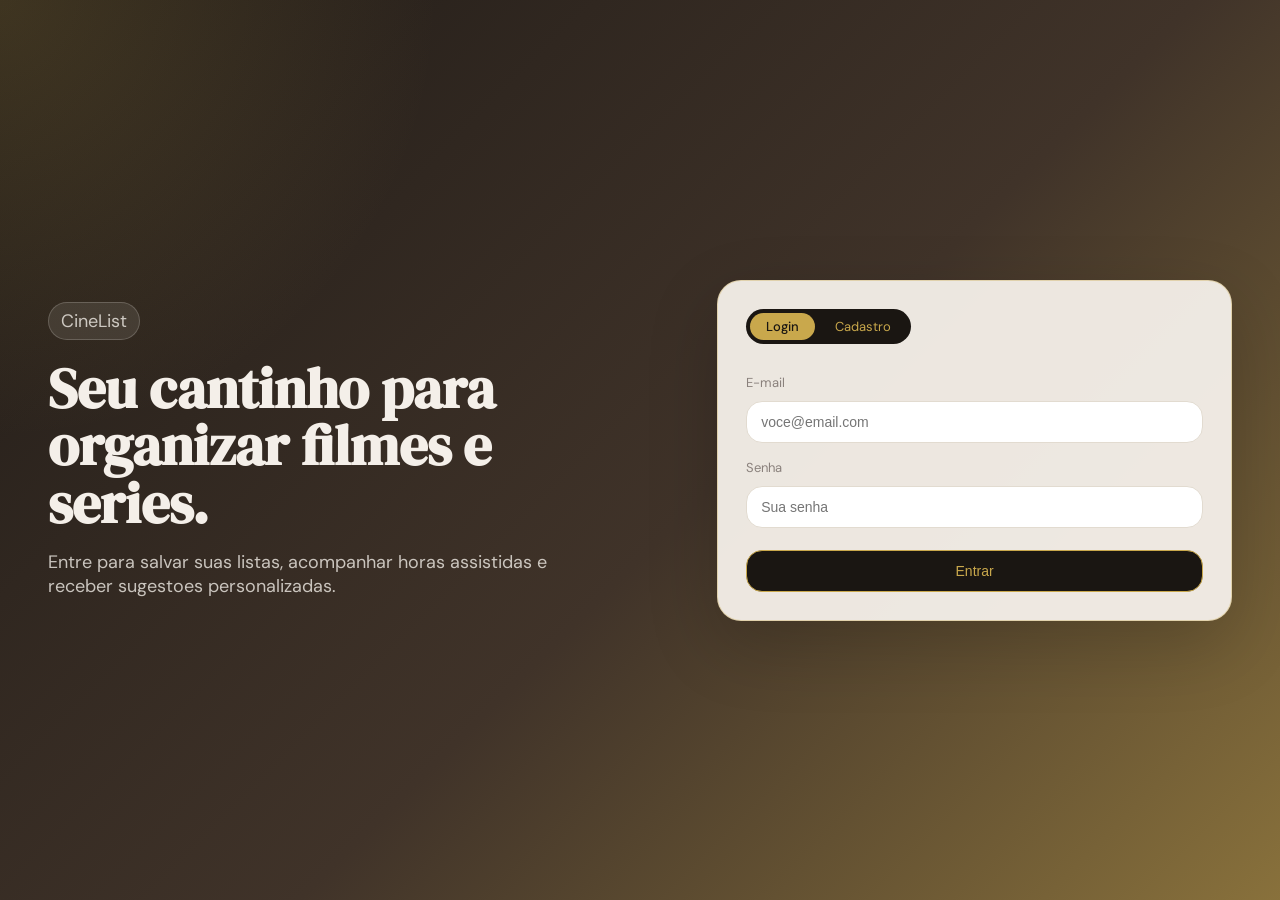
<file: index.html>
<!DOCTYPE html>
<html lang="pt-br">
<head>
    <meta charset="UTF-8">
    <meta name="viewport" content="width=device-width, initial-scale=1.0">
    <title>CineList — Filmes</title>
    <link href="https://fonts.googleapis.com/css2?family=DM+Serif+Display:ital@0;1&family=DM+Sans:opsz,wght@9..40,300;9..40,400;9..40,500&display=swap" rel="stylesheet">
    <link rel="stylesheet" href="style.css">
</head>
<body>
    <header class="header" role="banner">
        <a href="index.html" class="logo-link"><h1>Cine<strong>List</strong></h1></a>
        <nav class="menu">
            <a href="index.html">Filmes <span id="nav-count-filmes">0</span></a>
            <a href="series.html">Séries <span id="nav-count-series">0</span></a>
            <a href="assistidos.html">Assistidos <span id="nav-count-assistidos">0</span></a>
            <a href="watchlist.html">WatchList <span id="nav-count-watchlist">0</span></a>
            <a href="assistindo.html">Assistindo <span id="nav-count-assistindo">0</span></a>
            <a href="sugestoes.html">Sugestões <span class="menu-star">✦</span></a>
        </nav>
    </header>

    <main>
        <section id="todos" aria-label="Resumo e busca de filmes">
            <h2>Meus filmes <span id="contador">0</span></h2>
            <div id="pesquisa" role="search" aria-label="Buscar filmes">
                <label class="sr-only" for="buscador">Buscar filmes</label>
                <input type="text" id="buscador" placeholder="Buscar filmes...">
                <button id="buscar" type="button">Buscar</button>
                <button type="button" id="adicionarModal">Adicionar</button>
            </div>
        </section>

        <section class="cards" aria-label="Indicadores da biblioteca de filmes">
            <div class="card summary-card" data-summary-filter="total">
                <p class="label">Total</p>
                <h2 id="card-total">0</h2>
                <span>filmes</span>
            </div>
            <div class="card summary-card" data-summary-filter="favoritos">
                <p class="label">Favoritos</p>
                <h2 id="card-favoritos">0</h2>
                <span>filmes</span>
            </div>
            <div class="card summary-card" data-summary-filter="assistidos">
                <p class="label">Assistidos</p>
                <h2 id="card-assistidos">0</h2>
                <span>filmes</span>
            </div>
            <div class="card summary-card" data-summary-filter="avaliados">
                <p class="label">Média das avaliações</p>
                <h2 id="card-media">0</h2>
                <span>de 5 estrelas</span>
            </div>
        </section>
        <div id="cards-feedback" class="cards-feedback hidden" aria-live="polite"></div>

        <section class="filtros" aria-label="Filtrar filmes por gênero"></section>
        <br>
        <section class="filmes" aria-live="polite" aria-label="Lista de filmes"></section>
    </main>

    <div id="modal" aria-hidden="true">
        <div class="modal-content" role="dialog" aria-modal="true" aria-labelledby="tituloFilme">
            <h2 id="tituloFilme"></h2>
            <img id="posterDetalhe" style="width:100%; border-radius:10px;" alt="">
            <p id="descricaoFilme"></p>
            <p id="notaGeral"></p>
            <p id="suaNota"></p>
            <p id="infoExtra"></p>

            <label>Sua nota</label>
            <div class="rating">
                <span data-value="1">★</span>
                <span data-value="2">★</span>
                <span data-value="3">★</span>
                <span data-value="4">★</span>
                <span data-value="5">★</span>
            </div>

            <label>Categoria</label>
            <select id="categoriaFilme">
                <option value="Favorito">Favorito</option>
                <option value="Assistido">Assistido</option>
                <option value="Assistindo">Assistindo</option>
                <option value="Quero ver">Quero ver</option>
            </select>

            <label style="display:flex; align-items:center; gap:8px; font-size:14px;">
                <input type="checkbox" id="watchlist"> Adicionar à Watchlist
            </label>

            <div class="modal-actions">
                <button id="abrirReviewRapido" type="button">Review rápido</button>
                <button id="salvar">Salvar</button>
                <button id="fecharModal">Cancelar</button>
            </div>
        </div>
    </div>

    <script src="auth.js"></script>
    <script src="cinelist_state.js"></script>
    <script src="ui_shared.js"></script>
    <script src="nav_counts.js"></script>
    <script src="script.js"></script>
</body>
</html>
</file>
<file: style.css>
@import url('https://fonts.googleapis.com/css2?family=DM+Serif+Display:ital@0;1&family=DM+Sans:opsz,wght@9..40,300;9..40,400;9..40,500&display=swap');

:root {
    --cream: #eae4dc;
    --card-bg: #f4efe9;
    --ink: #1a1612;
    --gold: #C9A84C;
    --film-accent: #c9a84c;
    --series-accent: #2f6f6c;
    --muted: #8a817c;
    --border: #e2dbd0;
}

* {
    box-sizing: border-box;
    margin: 0;
    padding: 0;
}

body {
    background-color: var(--border);
    font-family: 'DM Sans', sans-serif;
    color: var(--ink);
    font-size: 16px;
}

.sr-only {
    position: absolute;
    width: 1px;
    height: 1px;
    padding: 0;
    margin: -1px;
    overflow: hidden;
    clip: rect(0, 0, 0, 0);
    white-space: nowrap;
    border: 0;
}

.skip-link {
    position: absolute;
    top: -48px;
    left: 16px;
    background: var(--ink);
    color: var(--gold);
    border: 1px solid var(--gold);
    border-radius: 999px;
    padding: 10px 14px;
    text-decoration: none;
    z-index: 999999;
}

.skip-link:focus {
    top: 16px;
}

.auth-page {
    min-height: 100vh;
    background:
        radial-gradient(circle at top left, rgba(201, 168, 76, 0.18), transparent 28%),
        linear-gradient(135deg, #201b17, #403329 55%, #c9a84c 140%);
    color: var(--card-bg);
}

/* ---- HEADER ---- */
.header {
    background-color: var(--ink);
    padding: 0 32px;
    height: 56px;
    display: flex;
    align-items: center;
    gap: 32px;
}

.header h1 {
    color: var(--gold);
    font-family: 'DM Serif Display', serif;
    font-weight: 400;
    font-size: 24px;
    white-space: nowrap;
    flex-shrink: 0;
}

.menu {
    display: flex;
    gap: 4px;
    flex: 1;
    align-items: center;
}

.menu-toggle {
    display: none;
    width: 42px;
    height: 42px;
    border-radius: 12px;
    border: 1px solid rgba(201, 168, 76, 0.45);
    background: transparent;
    color: var(--gold);
    align-items: center;
    justify-content: center;
    gap: 4px;
    flex-direction: column;
    cursor: pointer;
}

.menu-toggle span {
    display: block;
    width: 18px;
    height: 2px;
    background: currentColor;
    border-radius: 999px;
}

.menu a {
    display: flex;
    align-items: center;
    gap: 8px;
    padding: 6px 14px;
    border-radius: 999px;
    background: transparent;
    border: none;
    color: var(--card-bg);
    text-decoration: none;
    font-size: 14px;
    transition: background 0.15s, color 0.15s;
}

.menu a:hover {
    color: var(--ink);
    background: var(--gold);
}

.menu a:focus-visible,
.auth-trigger:focus-visible,
.toggle-btn:focus-visible,
.carousel-btn:focus-visible,
.categoria-chip:focus-visible,
.modal-actions button:focus-visible,
.menu-toggle:focus-visible,
.movie:focus-visible,
.rating [data-value]:focus-visible,
.ep-star:focus-visible,
#buscador:focus-visible,
#buscar:focus-visible,
#adicionarModal:focus-visible {
    outline: 3px solid rgba(201, 168, 76, 0.45);
    outline-offset: 3px;
}

.menu a span {
    background-color: var(--gold);
    color: var(--ink);
    padding: 1px 7px;
    border-radius: 999px;
    font-size: 12px;
    font-weight: 500;
    line-height: 1.6;
}

.menu a .menu-star {
    min-width: 22px;
    justify-content: center;
    font-weight: 700;
}

.menu a:hover span {
    background: #000000;
    color: var(--card-bg);
}

.auth-user {
    margin-left: auto;
    position: relative;
    display: flex;
    align-items: center;
}

.auth-trigger {
    background: transparent;
    border: 1px solid rgba(201, 168, 76, 0.35);
    border-radius: 999px;
    padding: 6px 10px 6px 8px;
    display: flex;
    align-items: center;
    gap: 10px;
    cursor: pointer;
    color: var(--card-bg);
    min-width: 132px;
}

.auth-trigger:hover {
    background: rgba(201, 168, 76, 0.1);
}

.auth-avatar {
    width: 34px;
    height: 34px;
    border-radius: 50%;
    border: 1px solid rgba(201, 168, 76, 0.45);
    background: rgba(244, 239, 233, 0.08);
    position: relative;
    display: inline-flex;
    align-items: center;
    justify-content: center;
    flex-shrink: 0;
}

.auth-avatar-head {
    position: absolute;
    top: 6px;
    width: 9px;
    height: 9px;
    border-radius: 50%;
    background: var(--gold);
}

.auth-avatar-body {
    position: absolute;
    bottom: 5px;
    width: 16px;
    height: 10px;
    border-radius: 10px 10px 6px 6px;
    background: var(--gold);
}

.auth-user-meta {
    display: flex;
    flex-direction: column;
    align-items: flex-start;
    line-height: 1.05;
}

.auth-user-label {
    font-size: 10px;
    text-transform: uppercase;
    letter-spacing: 1px;
    color: rgba(244, 239, 233, 0.6);
    height: 15px;
}

.auth-user-name {
    color: var(--card-bg);
    font-size: 13px;
    max-width: 120px;
    white-space: nowrap;
    overflow: hidden;
    text-overflow: ellipsis;
}

.auth-dropdown {
    position: absolute;
    top: calc(100% + 10px);
    right: 0;
    min-width: 210px;
    background: rgba(26, 22, 18, 0.98);
    border: 1px solid rgba(201, 168, 76, 0.3);
    border-radius: 18px;
    padding: 8px;
    box-shadow: 0 20px 40px rgba(0, 0, 0, 0.25);
    display: flex;
    flex-direction: column;
    gap: 4px;
    z-index: 40;
}

.auth-dropdown-item {
    background: transparent;
    border: none;
    color: var(--card-bg);
    text-align: left;
    padding: 10px 12px;
    border-radius: 12px;
    cursor: pointer;
    font-size: 14px;
}

.auth-dropdown-item:hover {
    background: rgba(201, 168, 76, 0.14);
}

.auth-dropdown-danger {
    color: #f2b5a9;
}

.auth-dropdown-danger:hover {
    background: rgba(192, 57, 43, 0.15);
    color: #ffd7cf;
}

.auth-shell {
    min-height: 100vh;
    display: grid;
    grid-template-columns: 1.1fr 0.9fr;
    gap: 40px;
    align-items: center;
    padding: 48px;
}

.auth-hero {
    max-width: 560px;
}

.auth-kicker {
    display: inline-flex;
    padding: 6px 12px;
    border-radius: 999px;
    background: rgba(244, 239, 233, 0.1);
    border: 1px solid rgba(244, 239, 233, 0.2);
    color: var(--gold);
    margin-bottom: 20px;
    font-size: 13px;
}

.auth-hero h1 {
    font-family: 'DM Serif Display', serif;
    font-size: 56px;
    line-height: 1.02;
    margin-bottom: 18px;
}

.auth-hero p {
    font-size: 18px;
    color: rgba(244, 239, 233, 0.78);
    max-width: 520px;
}

.auth-card {
    background: rgba(244, 239, 233, 0.96);
    color: var(--ink);
    border: 1px solid rgba(201, 168, 76, 0.35);
    border-radius: 24px;
    padding: 28px;
    box-shadow: 0 24px 70px rgba(0, 0, 0, 0.18);
}

.auth-tabs {
    display: inline-flex;
    background: var(--ink);
    border-radius: 999px;
    padding: 4px;
    gap: 4px;
    margin-bottom: 24px;
}

.auth-form {
    display: flex;
    flex-direction: column;
    gap: 10px;
}

.auth-form label {
    font-size: 13px;
    color: var(--muted);
    margin-top: 6px;
}

.auth-form input {
    border: 1px solid var(--border);
    border-radius: 16px;
    padding: 12px 14px;
    font-size: 14px;
    background: #fff;
    color: var(--ink);
    outline: none;
}

.auth-form input:focus {
    border-color: var(--gold);
    box-shadow: 0 0 0 3px rgba(201, 168, 76, 0.14);
}

.auth-form button[type="submit"] {
    margin-top: 12px;
    background: var(--ink);
    color: var(--gold);
    border: 1px solid var(--gold);
    border-radius: 16px;
    padding: 12px 16px;
    font-size: 14px;
    cursor: pointer;
}

.auth-form button[type="submit"]:hover {
    background: var(--gold);
    color: var(--ink);
}

.auth-feedback {
    margin-top: 16px;
    padding: 12px 14px;
    border-radius: 14px;
    background: rgba(26, 22, 18, 0.06);
    color: var(--ink);
    font-size: 14px;
}

.auth-feedback-erro {
    background: rgba(192, 57, 43, 0.1);
    color: #8e2d21;
}

/* ---- MAIN ---- */
main {
    padding: 28px 40px;
}

#todos {
    display: flex;
    justify-content: space-between;
    align-items: center;
    margin-bottom: 24px;
}

#todos h2 {
    font-family: 'DM Serif Display', serif;
    font-size: 28px;
    font-weight: 400;
    color: var(--muted);
}

#pesquisa {
    display: flex;
    gap: 10px;
    align-items: center;
}

.page-intro {
    margin-bottom: 24px;
}

.toggle-group {
    gap: 8px;
}

/* ---- BOTÕES DE PESQUISA ---- */
#buscar,
#adicionarModal {
    background-color: var(--ink);
    color: var(--gold);
    border: 1px solid var(--gold);
    border-radius: 20px;
    padding: 9px 22px;
    font-family: 'DM Sans', sans-serif;
    font-size: 13px;
    cursor: pointer;
    transition: background 0.2s, color 0.2s;
}

#buscar:hover,
#adicionarModal:hover {
    background-color: var(--gold);
    color: var(--ink);
    font-weight: bold;
}

#adicionarModal {
    border: 2px solid var(--border);
    font-weight: bold;
}

#buscador {
    background-color: var(--ink);
    color: var(--gold);
    border: 1px solid var(--gold);
    border-radius: 20px;
    padding: 9px 22px;
    font-family: 'DM Sans', sans-serif;
    font-size: 13px;
    cursor: text;
    transition: background 0.2s, color 0.2s;
    outline: none;
}

#buscador:hover,
#buscador:focus {
    background-color: var(--gold);
    color: var(--ink);
}

#buscador::placeholder {
    color: var(--gold);
}

#buscador:hover::placeholder,
#buscador:focus::placeholder {
    color: var(--ink);
}

/* ---- CARDS DE STATS ---- */
.cards {
    display: flex;
    gap: 20px;
    flex-wrap: wrap;
    margin-bottom: 28px;
}

.card {
    background-color: var(--card-bg);
    padding: 16px 20px;
    border-radius: 12px;
    min-width: 140px;
    border: 1px solid var(--border);
    transition: transform 0.2s, background 0.2s;
}

.summary-card {
    cursor: pointer;
}

.card .label {
    font-size: 11px;
    letter-spacing: 1.5px;
    text-transform: uppercase;
    color: var(--ink);
    margin: 0 0 6px;
}

.card h2 {
    font-family: 'DM Serif Display', serif;
    font-size: 30px;
    font-weight: 400;
    color: var(--gold);
    margin: 0 0 4px;
}

.card span {
    font-size: 13px;
    color: var(--ink);
}

.card-breakdown {
    display: flex;
    flex-direction: column;
    gap: 4px;
    margin-top: 10px;
}

.card-breakdown span {
    font-size: 12px;
    color: var(--muted);
}

.card:hover {
    transform: scale(1.05);
    background-color: var(--muted);
}

.summary-card.is-active {
    background: linear-gradient(135deg, rgba(201, 168, 76, 0.16), rgba(244, 239, 233, 0.96));
    border-color: rgba(201, 168, 76, 0.7);
    box-shadow: 0 12px 28px rgba(26, 22, 18, 0.12);
}

.summary-card.is-active .label,
.summary-card.is-active span {
    color: var(--ink);
}

.summary-card:focus-visible {
    outline: 3px solid rgba(201, 168, 76, 0.45);
    outline-offset: 3px;
}

.card:hover .label {
    color: var(--ink);
}

.card:hover span {
    color: var(--ink);
}

.card:hover .card-breakdown span {
    color: rgba(26, 22, 18, 0.88);
}

/* ---- FILTROS ---- */
.filtros {
    display: flex;
    gap: 4px;
    flex-wrap: wrap;
}

.categoria a {
    display: inline-flex;
    align-items: center;
    padding: 6px 16px;
    margin: 4px;
    border-radius: 999px;
    background: var(--card-bg);
    border: 1px solid var(--border);
    color: var(--gold);
    text-decoration: none;
    font-size: 13px;
    font-weight: 500;
    transition: background 0.15s, color 0.15s;
}

.categoria a:hover {
    color: var(--ink);
    background: var(--gold);
}

.filmes {
    display: flex;
    flex-wrap: wrap;
    gap: 20px;
}

.movie {
    background-color: var(--card-bg);
    border: 1px solid var(--border);
    border-radius: 12px;
    overflow: hidden;
    width: 200px;
    padding: 10px;
    transition: transform 0.2s, box-shadow 0.2s;
    cursor: pointer;
    position: relative;
    display: flex;
    flex-direction: column;
    gap: 8px;
    text-align: left;
    font-family: inherit;
    appearance: none;
}

.movie-filme {
    border-top: 3px solid rgba(201, 168, 76, 0.85);
}

.movie-serie {
    border-top: 3px solid rgba(47, 111, 108, 0.9);
}

.movie:hover {
    transform: translateY(-4px);
    box-shadow: 0 10px 24px rgba(0,0,0,0.12);
}

.movie img {
    width: 100%;
    aspect-ratio: 2/3;
    object-fit: cover;
    border-radius: 8px;
    display: block;
}

.movie .nome {
    font-family: 'DM Serif Display', serif;
    font-size: 20px;
    color: var(--gold);
    text-decoration: underline;
}

.movie .diretor,
.movie .genero {
    font-size: 14px;
    color: var(--ink);
}

.goal-pill {
    display: inline-flex;
    align-items: center;
    width: fit-content;
    font-size: 11px;
    font-weight: 600;
    padding: 3px 8px;
    border-radius: 999px;
    background: rgba(201, 168, 76, 0.14);
    color: var(--ink);
}

.status {
    display: inline-block;
    background-color: var(--gold);
    color: var(--ink);
    font-size: 11px;
    font-weight: 500;
    padding: 2px 8px;
    border-radius: 999px;
    position: absolute;
    top: 14px;
    right: 14px;
}

.suggestion-favorite-btn {
    position: absolute;
    right: 14px;
    bottom: 118px;
    width: 34px;
    height: 34px;
    border-radius: 50%;
    border: 1px solid rgba(26, 22, 18, 0.16);
    background: rgba(244, 239, 233, 0.92);
    color: var(--muted);
    font-size: 15px;
    cursor: pointer;
    z-index: 2;
    transition: transform 0.15s, color 0.15s, background 0.15s;
}

.suggestion-favorite-btn:hover,
.suggestion-favorite-btn.active {
    background: #b83b5e;
    color: #fff;
    transform: scale(1.06);
}

#review-modal {
    position: fixed;
    inset: 0;
    background: rgba(0, 0, 0, 0.65);
    backdrop-filter: blur(6px);
    display: none;
    align-items: center;
    justify-content: center;
    z-index: 10000;
}

#review-modal.active {
    display: flex;
}

#modal {
    position: fixed;
    inset: 0;
    background: rgba(0, 0, 0, 0.65);
    backdrop-filter: blur(6px);
    display: none;
    align-items: center;
    justify-content: center;
    z-index: 9999;
}

#modal.active {
    display: flex;
}

.modal-content {
    background: var(--card-bg);
    color: var(--ink);
    padding: 28px;
    border-radius: 20px;
    border: 1px solid var(--border);
    width: 420px;
    max-width: 90%;
    max-height: 90vh;
    overflow-y: auto;
    display: flex;
    flex-direction: column;
    gap: 14px;
    box-shadow: 0 20px 60px rgba(0,0,0,0.25);
    animation: fadeIn 0.25s ease;
}

.modal-content h2 {
    font-family: 'DM Serif Display', serif;
    color: var(--gold);
    font-size: 22px;
}

.modal-content label {
    font-size: 13px;
    color: var(--muted);
    font-weight: 500;
}

.review-modal-content textarea,
.review-modal-content input {
    width: 100%;
    border: 1px solid var(--border);
    border-radius: 12px;
    background: rgba(255, 255, 255, 0.72);
    padding: 12px 14px;
    font: inherit;
    color: var(--ink);
}

.review-modal-content textarea {
    resize: vertical;
    min-height: 112px;
}

.review-subtitle {
    font-size: 13px;
    color: var(--muted);
}

.review-hint {
    font-size: 12px;
    color: var(--muted);
    margin-top: -6px;
}

.card-tag-list {
    display: flex;
    flex-wrap: wrap;
    gap: 6px;
}

.card-tag-list span {
    background: rgba(26, 22, 18, 0.08);
    color: var(--ink);
    border-radius: 999px;
    padding: 4px 10px;
    font-size: 11px;
}

.card-tag-list-preview {
    min-height: 22px;
}

.card-review-preview {
    display: flex;
    flex-direction: column;
    gap: 8px;
    margin-top: 4px;
}

.card-review-preview p {
    font-size: 12px;
    color: var(--muted);
    line-height: 1.45;
}

.series-progress {
    display: flex;
    flex-direction: column;
    gap: 5px;
    margin-top: 4px;
}

.series-progress-meta {
    display: flex;
    justify-content: space-between;
    align-items: center;
    font-size: 11px;
    color: var(--muted);
}

.series-progress-meta strong {
    color: var(--series-accent);
}

.series-progress-bar {
    width: 100%;
    height: 7px;
    background: rgba(47, 111, 108, 0.14);
    border-radius: 999px;
    overflow: hidden;
}

.series-progress-bar span {
    display: block;
    height: 100%;
    border-radius: inherit;
    background: linear-gradient(90deg, var(--series-accent), #4f9d99);
}

.series-progress p {
    font-size: 11px;
    color: var(--muted);
}

#infoExtra {
    font-size: 13px;
    color: var(--muted);
}

#descricaoFilme {
    font-size: 13px;
    color: var(--muted);
    line-height: 1.5;
}

#notaGeral,
#suaNota {
    font-size: 13px;
    font-weight: 400;
    color: var(--ink);
}

.rating {
    display: flex;
    gap: 6px;
}

.rating span {
    font-size: 26px;
    color: var(--border);
    cursor: pointer;
    transition: 0.2s;
}

.rating span:hover,
.rating span.active {
    color: var(--gold);
    transform: scale(1.2);
}

.modal-content select {
    display: none;
}

.categoria-choices {
    display: flex;
    flex-wrap: wrap;
    gap: 10px;
}

.categoria-chip {
    border: 1px solid var(--border);
    background: rgba(255, 255, 255, 0.7);
    color: var(--ink);
    border-radius: 999px;
    padding: 10px 14px;
    font-family: 'DM Sans', sans-serif;
    font-size: 13px;
    font-weight: 700;
    cursor: pointer;
    transition: transform 0.16s ease, border-color 0.16s ease, background-color 0.16s ease, color 0.16s ease, box-shadow 0.16s ease;
}

.categoria-chip:hover {
    transform: translateY(-1px);
    box-shadow: 0 8px 18px rgba(0, 0, 0, 0.08);
}

.categoria-chip[data-category-value="favorito"] {
    background-color: rgba(201, 168, 76, 0.08);
    border-color: rgba(201, 168, 76, 0.25);
    color: #8c6a17;
}

.categoria-chip[data-category-value="assistido"] {
    background-color: rgba(74, 144, 226, 0.08);
    border-color: rgba(74, 144, 226, 0.24);
    color: #2f6fb3;
}

.categoria-chip[data-category-value="assistindo"] {
    background-color: rgba(46, 204, 113, 0.08);
    border-color: rgba(46, 204, 113, 0.24);
    color: #1f8f4d;
}

.categoria-chip[data-category-value="quero-ver"] {
    background-color: rgba(192, 57, 43, 0.07);
    border-color: rgba(192, 57, 43, 0.2);
    color: #9b2c20;
}

.categoria-chip.active {
    transform: translateY(-1px);
    box-shadow: 0 10px 20px rgba(0, 0, 0, 0.1);
}

.categoria-chip.active[data-category-value="favorito"] {
    background-color: rgba(201, 168, 76, 0.18);
    border-color: rgba(201, 168, 76, 0.55);
}

.categoria-chip.active[data-category-value="assistido"] {
    background-color: rgba(74, 144, 226, 0.16);
    border-color: rgba(74, 144, 226, 0.48);
}

.categoria-chip.active[data-category-value="assistindo"] {
    background-color: rgba(46, 204, 113, 0.16);
    border-color: rgba(46, 204, 113, 0.48);
}

.categoria-chip.active[data-category-value="quero-ver"] {
    background-color: rgba(192, 57, 43, 0.14);
    border-color: rgba(192, 57, 43, 0.4);
}

.modal-actions {
    display: flex;
    justify-content: space-between;
    gap: 10px;
}

.modal-actions button {
    flex: 1;
    padding: 10px;
    border-radius: 999px;
    border: none;
    font-size: 14px;
    font-weight: bold;
    cursor: pointer;
    transition: 0.2s;
}

#salvar {
    background: var(--gold);
    color: var(--ink);
}

#salvar:hover {
    transform: scale(1.05);
}

#fecharModal {
    background: transparent;
    border: 1px solid var(--border) !important;
    color: var(--ink);
}

#fecharModal:hover {
    background: var(--border);
}

@keyframes fadeIn {
    from { opacity: 0; transform: translateY(10px); }
    to { opacity: 1; transform: translateY(0); }
}

.menu a.active {
    background: var(--gold);
    color: var(--ink);
    font-weight: 500;
}

.menu a.active span {
    background: var(--ink);
    color: var(--gold);
}

.btn-remover {
    background: transparent !important;
    border: 1px solid #c0392b !important;
    color: #c0392b !important;
}

.btn-remover:hover {
    background: #c0392b !important;
    color: #fff !important;
}

.vazio {
    text-align: center;
    padding: 60px 20px;
    color: var(--muted);
    font-size: 15px;
    display: flex;
    flex-direction: column;
    align-items: center;
    gap: 12px;
}

.vazio a {
    color: var(--gold);
    text-decoration: underline;
    font-size: 14px;
}

.feedback-filtro a {
    color: var(--gold);
    text-decoration: underline;
    font-size: 13px;
    white-space: nowrap;
}

.vazio button,
.feedback-filtro button {
    background: transparent;
    border: 1px solid var(--gold);
    color: var(--gold);
    border-radius: 999px;
    padding: 8px 16px;
    font-size: 13px;
    cursor: pointer;
    transition: background 0.15s, color 0.15s;
}

.vazio button:hover,
.feedback-filtro button:hover {
    background: var(--gold);
    color: var(--ink);
}

.feedback-filtro {
    margin: 0 0 18px;
    padding: 14px 16px;
    border: 1px solid rgba(201, 168, 76, 0.45);
    border-radius: 14px;
    background: linear-gradient(135deg, rgba(244, 239, 233, 0.95), rgba(234, 228, 220, 0.85));
    display: flex;
    align-items: center;
    justify-content: space-between;
    gap: 14px;
    color: var(--ink);
}

.cards-feedback {
    margin: 0 0 20px;
    padding: 14px 16px;
    border: 1px solid rgba(201, 168, 76, 0.45);
    border-radius: 14px;
    background: linear-gradient(135deg, rgba(244, 239, 233, 0.95), rgba(234, 228, 220, 0.85));
    display: flex;
    align-items: center;
    justify-content: space-between;
    gap: 14px;
    color: var(--ink);
}

.cards-feedback p {
    font-size: 14px;
    color: var(--muted);
}

.cards-feedback button {
    background: transparent;
    border: 1px solid var(--gold);
    color: var(--gold);
    border-radius: 999px;
    padding: 8px 16px;
    font-size: 13px;
    cursor: pointer;
    transition: background 0.15s, color 0.15s;
}

.cards-feedback button:hover {
    background: var(--gold);
    color: var(--ink);
}

.feedback-filtro p {
    font-size: 14px;
    color: var(--muted);
}

.watchlist-toolbar {
    display: flex;
    align-items: center;
    justify-content: space-between;
    gap: 16px;
    margin-bottom: 16px;
}

.watchlist-hint {
    color: var(--muted);
    font-size: 14px;
}

.watchlist-controls {
    display: flex;
    gap: 10px;
}

.watchlist-progress {
    width: 100%;
    height: 6px;
    border-radius: 999px;
    background: rgba(138, 129, 124, 0.18);
    overflow: hidden;
    margin-bottom: 18px;
}

.watchlist-progress-bar {
    width: 100%;
    height: 100%;
    transform-origin: left center;
    transform: scaleX(0.08);
    background: linear-gradient(90deg, rgba(201, 168, 76, 0.7), rgba(201, 168, 76, 1));
    border-radius: 999px;
    transition: transform 0.2s ease;
}

.carousel-btn {
    background: var(--ink);
    color: var(--gold);
    border: 1px solid var(--gold);
    border-radius: 999px;
    width: 40px;
    height: 40px;
    cursor: pointer;
    transition: background 0.15s, color 0.15s, opacity 0.15s;
}

.carousel-btn:hover {
    background: var(--gold);
    color: var(--ink);
}

.carousel-btn:disabled {
    opacity: 0.35;
    cursor: not-allowed;
}

.filmes.watchlist-carousel {
    flex-wrap: nowrap;
    overflow-x: auto;
    scroll-snap-type: x mandatory;
    padding: 8px 4px 12px;
    scrollbar-width: thin;
    cursor: grab;
}

.filmes.watchlist-carousel .movie {
    flex: 0 0 200px;
    scroll-snap-align: start;
}

.filmes.watchlist-carousel .movie:hover {
    transform: translateY(-8px) scale(1.02);
}

.filmes.watchlist-carousel.is-dragging {
    cursor: grabbing;
    scroll-snap-type: none;
}

.filmes.watchlist-carousel.is-dragging .movie {
    pointer-events: none;
}

.filmes.watchlist-carousel::-webkit-scrollbar {
    height: 8px;
}

.filmes.watchlist-carousel::-webkit-scrollbar-thumb {
    background: var(--gold);
    border-radius: 999px;
}

.filmes.watchlist-carousel::-webkit-scrollbar-track {
    background: rgba(138, 129, 124, 0.2);
    border-radius: 999px;
}

@media (max-width: 780px) {
    .header {
        height: auto;
        min-height: 56px;
        padding: 14px 18px;
        flex-wrap: wrap;
        gap: 14px;
    }

    .menu-toggle {
        display: inline-flex;
        margin-left: auto;
    }

    .menu {
        display: none;
        width: 100%;
        flex-direction: column;
        align-items: stretch;
        gap: 8px;
        padding-bottom: 8px;
    }

    .header.menu-open .menu {
        display: flex;
    }

    .menu a {
        justify-content: space-between;
        width: 100%;
        padding: 10px 14px;
    }

    .watchlist-toolbar,
    .feedback-filtro,
    .cards-feedback {
        flex-direction: column;
        align-items: stretch;
    }

    .watchlist-controls {
        justify-content: flex-end;
    }

    .auth-shell {
        grid-template-columns: 1fr;
        padding: 24px;
    }

    .auth-hero h1 {
        font-size: 38px;
    }

    main {
        padding: 24px 18px;
    }

    #todos {
        flex-direction: column;
        align-items: stretch;
        gap: 16px;
    }

    #pesquisa {
        flex-wrap: wrap;
    }

    #buscador,
    #buscar,
    #adicionarModal {
        width: 100%;
    }

    .filmes {
        justify-content: center;
    }

    .movie,
    .filmes.watchlist-carousel .movie {
        width: min(100%, 280px);
        flex-basis: min(100%, 280px);
    }

    .auth-user {
        width: 100%;
        justify-content: flex-end;
    }
}

.hidden {
    display: none !important;
}

#toast {
    position: fixed;
    bottom: 32px;
    left: 50%;
    transform: translateX(-50%) translateY(20px);
    background: var(--ink);
    color: var(--gold);
    border: 1px solid var(--gold);
    padding: 10px 24px;
    border-radius: 999px;
    font-size: 14px;
    font-weight: 500;
    opacity: 0;
    pointer-events: none;
    transition: opacity 0.3s ease, transform 0.3s ease;
    z-index: 99999;
}

#toast.show {
    opacity: 1;
    transform: translateX(-50%) translateY(0);
}

.nota-tmdb {
    font-size: 12px;
    color: var(--muted);
}

.tipo-toggle {
    display: flex;
    background: var(--ink);
    border-radius: 999px;
    padding: 3px;
    gap: 2px;
    border: 1px solid var(--gold);
}

.toggle-btn {
    background: transparent;
    border: none;
    color: var(--gold);
    font-family: 'DM Sans', sans-serif;
    font-size: 13px;
    padding: 5px 16px;
    border-radius: 999px;
    cursor: pointer;
    transition: background 0.15s, color 0.15s;
}

.toggle-btn.active {
    background: var(--gold);
    color: var(--ink);
    font-weight: 500;
}

.suggestion-meta {
    margin-bottom: 24px;
}

.suggestion-trending {
    margin-top: 40px;
}

.badge-tipo {
    position: absolute;
    top: 14px;
    left: 14px;
    font-size: 10px;
    font-weight: 600;
    padding: 2px 8px;
    border-radius: 999px;
    letter-spacing: 0.4px;
}

.badge-filme {
    background: rgba(201, 168, 76, 0.15);
    color: var(--film-accent);
    border: 1px solid var(--film-accent);
}

.badge-serie {
    background: rgba(47, 111, 108, 0.12);
    color: var(--series-accent);
    border: 1px solid var(--series-accent);
}

#secao-series {
    display: flex;
    flex-direction: column;
    gap: 10px;
}

.seasons-tabs {
    display: flex;
    gap: 6px;
    flex-wrap: wrap;
}

.s-tab {
    background: transparent;
    border: 1px solid var(--border);
    border-radius: 999px;
    padding: 4px 14px;
    font-size: 12px;
    font-family: 'DM Sans', sans-serif;
    color: var(--muted);
    cursor: pointer;
    transition: all 0.15s;
}

.s-tab:hover {
    border-color: var(--gold);
    color: var(--gold);
}

.s-tab.active {
    background: var(--gold);
    color: var(--ink);
    border-color: var(--gold);
    font-weight: 500;
}

#episodios-lista {
    display: flex;
    flex-direction: column;
    gap: 6px;
    max-height: 220px;
    overflow-y: auto;
    padding-right: 4px;
}

#episodios-lista::-webkit-scrollbar {
    width: 4px;
}

#episodios-lista::-webkit-scrollbar-track {
    background: var(--border);
    border-radius: 4px;
}

#episodios-lista::-webkit-scrollbar-thumb {
    background: var(--gold);
    border-radius: 4px;
}

.ep-row {
    display: flex;
    align-items: center;
    justify-content: space-between;
    background: var(--cream);
    border: 1px solid var(--border);
    border-radius: 8px;
    padding: 7px 12px;
    gap: 8px;
}

.ep-row.is-watched {
    border-color: rgba(47, 111, 108, 0.45);
    background: linear-gradient(135deg, rgba(79, 157, 153, 0.08), rgba(244, 239, 233, 0.96));
}

.ep-info {
    display: flex;
    align-items: center;
    gap: 8px;
    flex: 1;
    min-width: 0;
}

.ep-num {
    font-size: 11px;
    font-weight: 600;
    color: var(--gold);
    flex-shrink: 0;
}

.ep-nome {
    font-size: 12px;
    color: var(--ink);
    white-space: nowrap;
    overflow: hidden;
    text-overflow: ellipsis;
}

.ep-stars {
    display: flex;
    gap: 3px;
    flex-shrink: 0;
}

.ep-watch {
    display: inline-flex;
    align-items: center;
    gap: 6px;
    font-size: 11px;
    color: var(--muted);
    flex-shrink: 0;
}

.ep-watch input {
    accent-color: var(--series-accent);
}

.profile-page {
    display: flex;
    flex-direction: column;
    gap: 24px;
}

.profile-hero {
    display: flex;
    justify-content: space-between;
    gap: 20px;
    padding: 28px;
    border-radius: 22px;
    background:
        radial-gradient(circle at top right, rgba(201, 168, 76, 0.22), transparent 28%),
        linear-gradient(135deg, #211a15, #433429 58%, #8f7540 130%);
    color: var(--card-bg);
}

.profile-kicker {
    text-transform: uppercase;
    letter-spacing: 1.8px;
    font-size: 11px;
    opacity: 0.72;
    margin-bottom: 8px;
}

.profile-hero h2 {
    font-family: 'DM Serif Display', serif;
    font-size: 34px;
    margin-bottom: 10px;
}

.profile-headline,
.profile-bio {
    max-width: 720px;
    line-height: 1.5;
}

.profile-hero-actions button,
.goal-form button,
.mini-media-card button {
    border: 1px solid rgba(201, 168, 76, 0.4);
    background: rgba(244, 239, 233, 0.08);
    color: inherit;
    border-radius: 999px;
    padding: 10px 16px;
    cursor: pointer;
    font: inherit;
}

.profile-grid {
    display: grid;
    grid-template-columns: repeat(2, minmax(0, 1fr));
    gap: 20px;
}

.profile-panel {
    background: var(--card-bg);
    border: 1px solid var(--border);
    border-radius: 18px;
    padding: 22px;
    display: flex;
    flex-direction: column;
    gap: 16px;
}

.panel-head {
    display: flex;
    justify-content: space-between;
    gap: 12px;
    align-items: baseline;
}

.panel-head h3 {
    font-family: 'DM Serif Display', serif;
    font-size: 24px;
    font-weight: 400;
}

.panel-head span {
    color: var(--muted);
    font-size: 13px;
}

.goal-form {
    display: flex;
    flex-direction: column;
    gap: 10px;
}

.goal-form input,
.goal-form textarea,
#profile-headline-input,
#profile-bio-input {
    width: 100%;
    border: 1px solid var(--border);
    border-radius: 12px;
    background: rgba(255, 255, 255, 0.78);
    padding: 12px 14px;
    font: inherit;
}

.goal-items,
.goal-candidates,
.mini-media-list,
.achievement-list {
    display: flex;
    flex-direction: column;
    gap: 10px;
}

.mini-media-card,
.achievement-card {
    display: flex;
    justify-content: space-between;
    gap: 12px;
    align-items: center;
    border: 1px solid var(--border);
    border-radius: 14px;
    padding: 12px 14px;
    background: rgba(255, 255, 255, 0.55);
}

.mini-media-card div,
.achievement-card {
    display: flex;
    flex-direction: column;
    gap: 4px;
}

.mini-media-card strong,
.achievement-card strong {
    font-size: 14px;
}

.mini-media-card span,
.achievement-card p,
.achievement-card span,
.empty-inline,
.goal-candidates h4 {
    color: var(--muted);
    font-size: 12px;
}

.achievement-card.unlocked {
    border-color: rgba(201, 168, 76, 0.55);
    background: linear-gradient(135deg, rgba(201, 168, 76, 0.14), rgba(255, 255, 255, 0.72));
}

@media (max-width: 900px) {
    .profile-grid {
        grid-template-columns: 1fr;
    }

    .profile-hero {
        flex-direction: column;
    }
}

.ep-star {
    font-size: 14px;
    color: var(--border);
    cursor: pointer;
    transition: color 0.15s, transform 0.1s;
}

.ep-star:hover,
.ep-star.active {
    color: var(--gold);
}

.ep-star:hover {
    transform: scale(1.2);
}

.logo-link {
    text-decoration: none;
    flex-shrink: 0;
}

.logo-link:hover h1 {
    opacity: 0.85;
    transition: opacity 0.15s;
}
</file>
